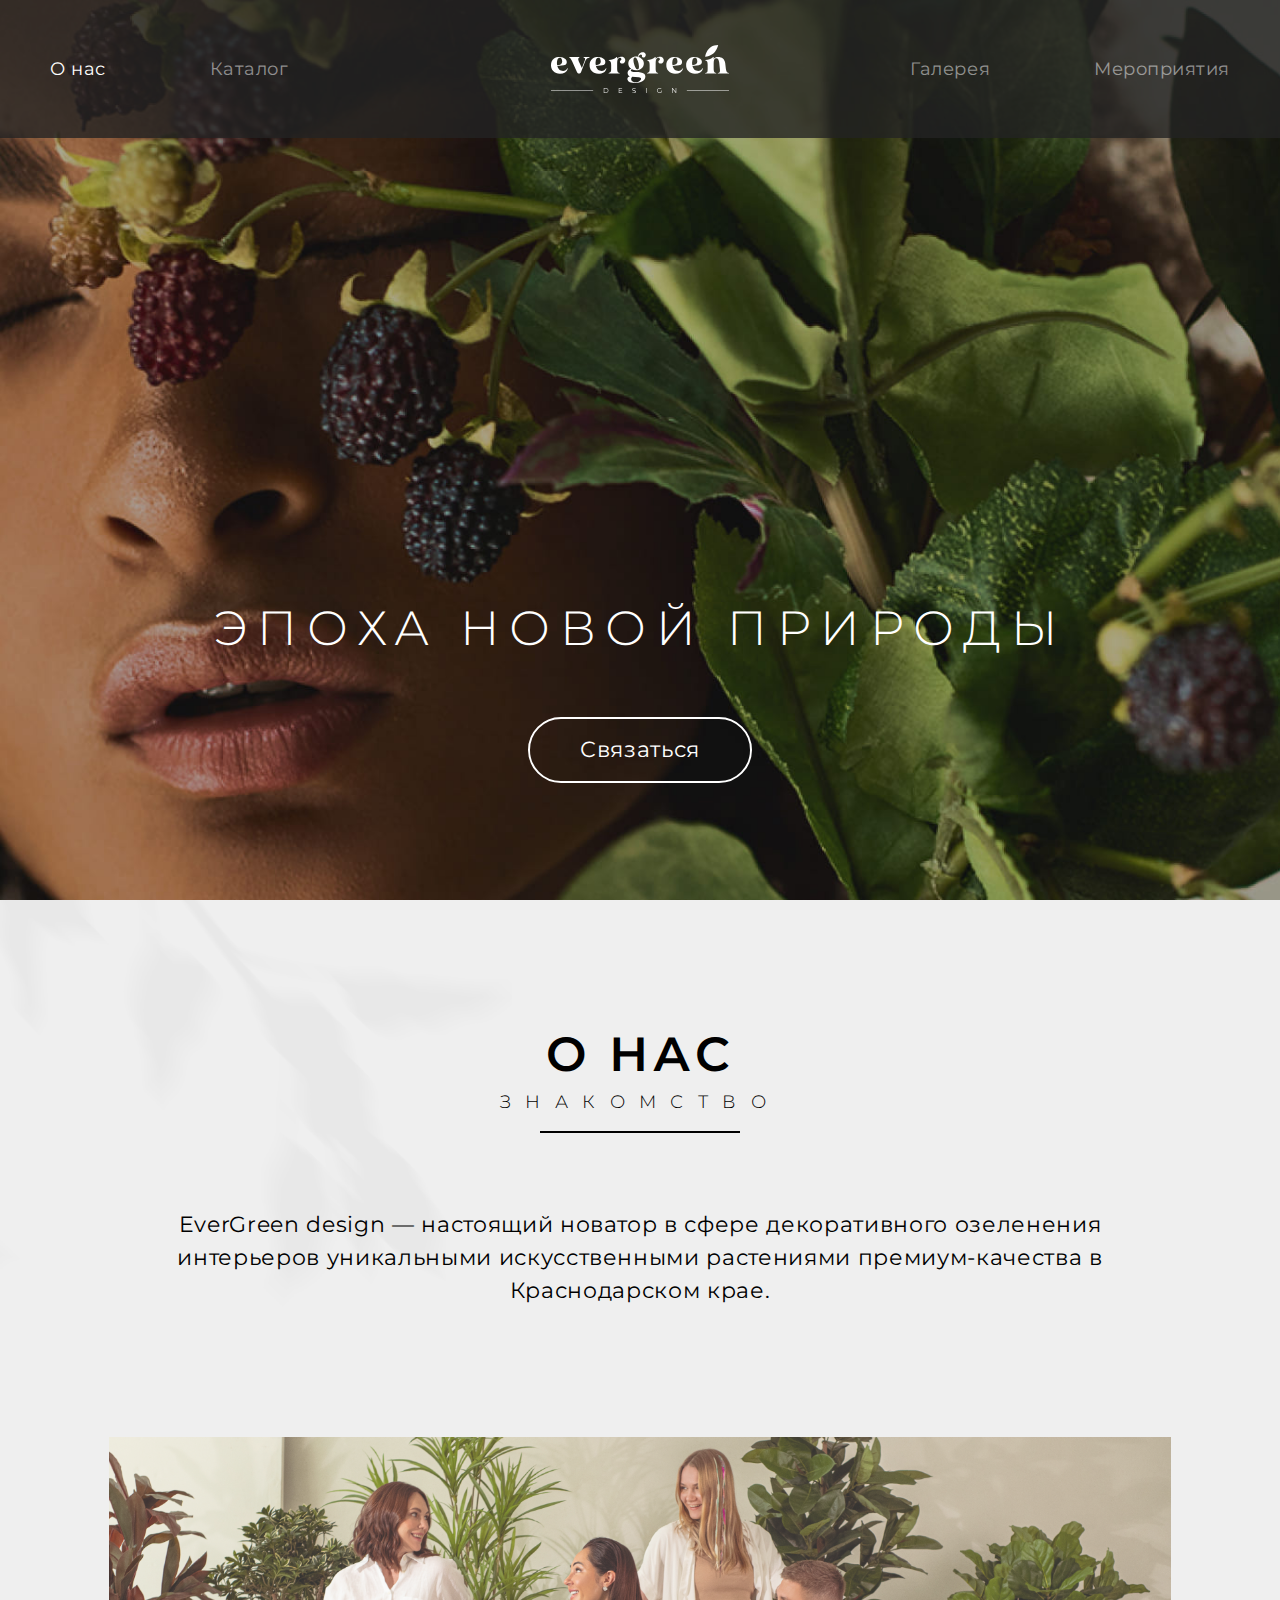
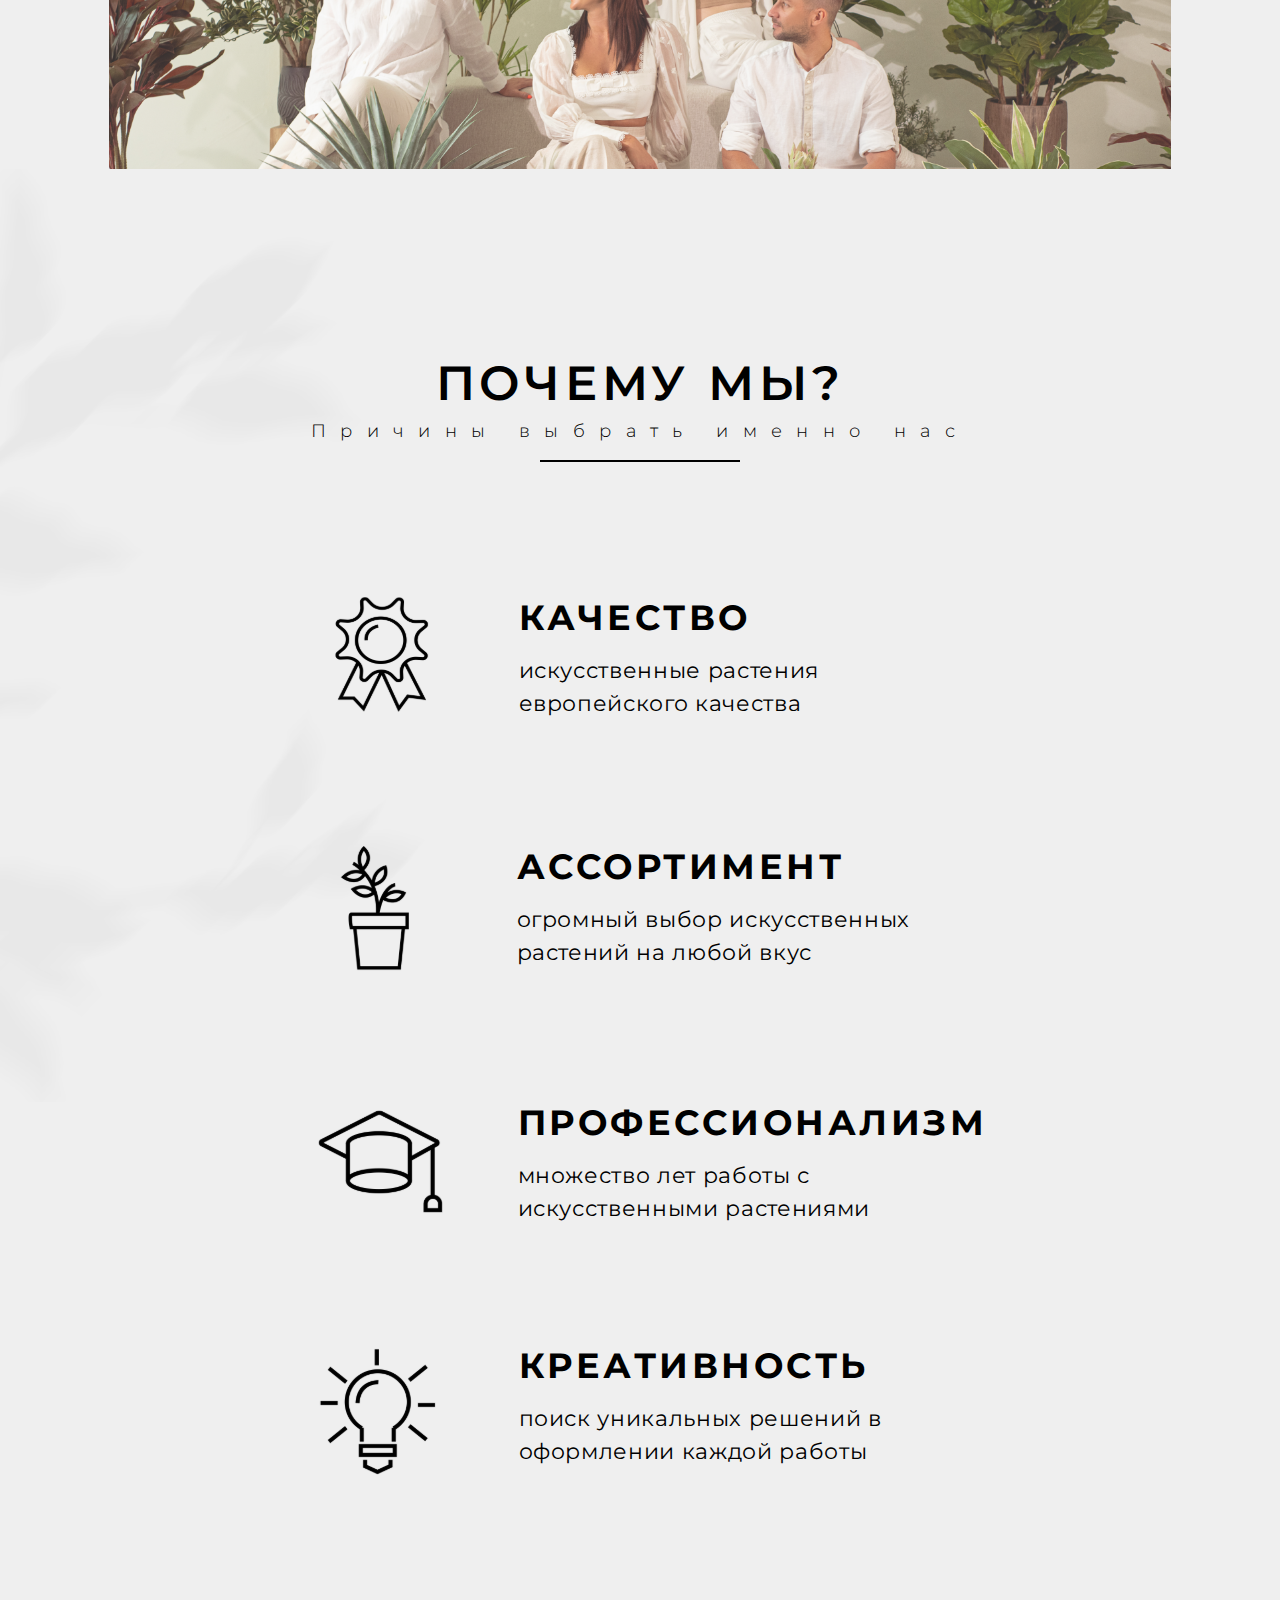
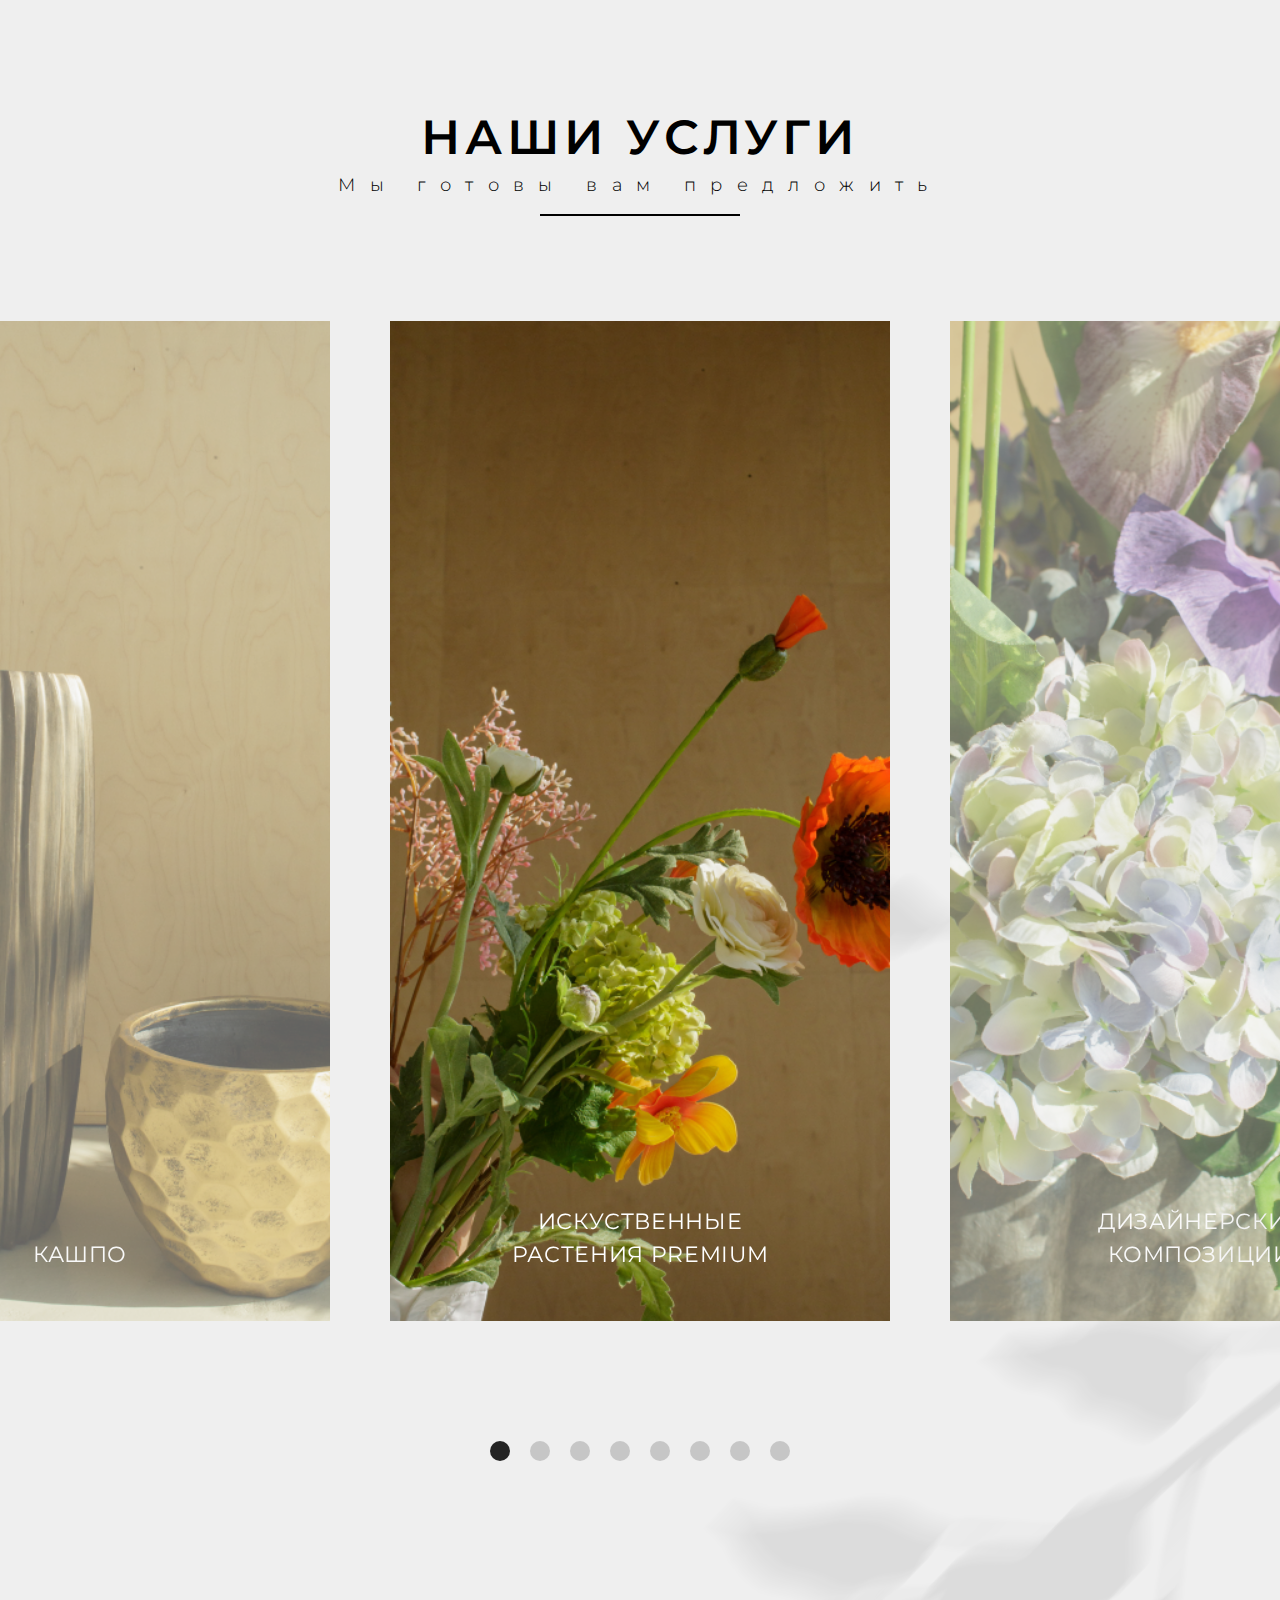
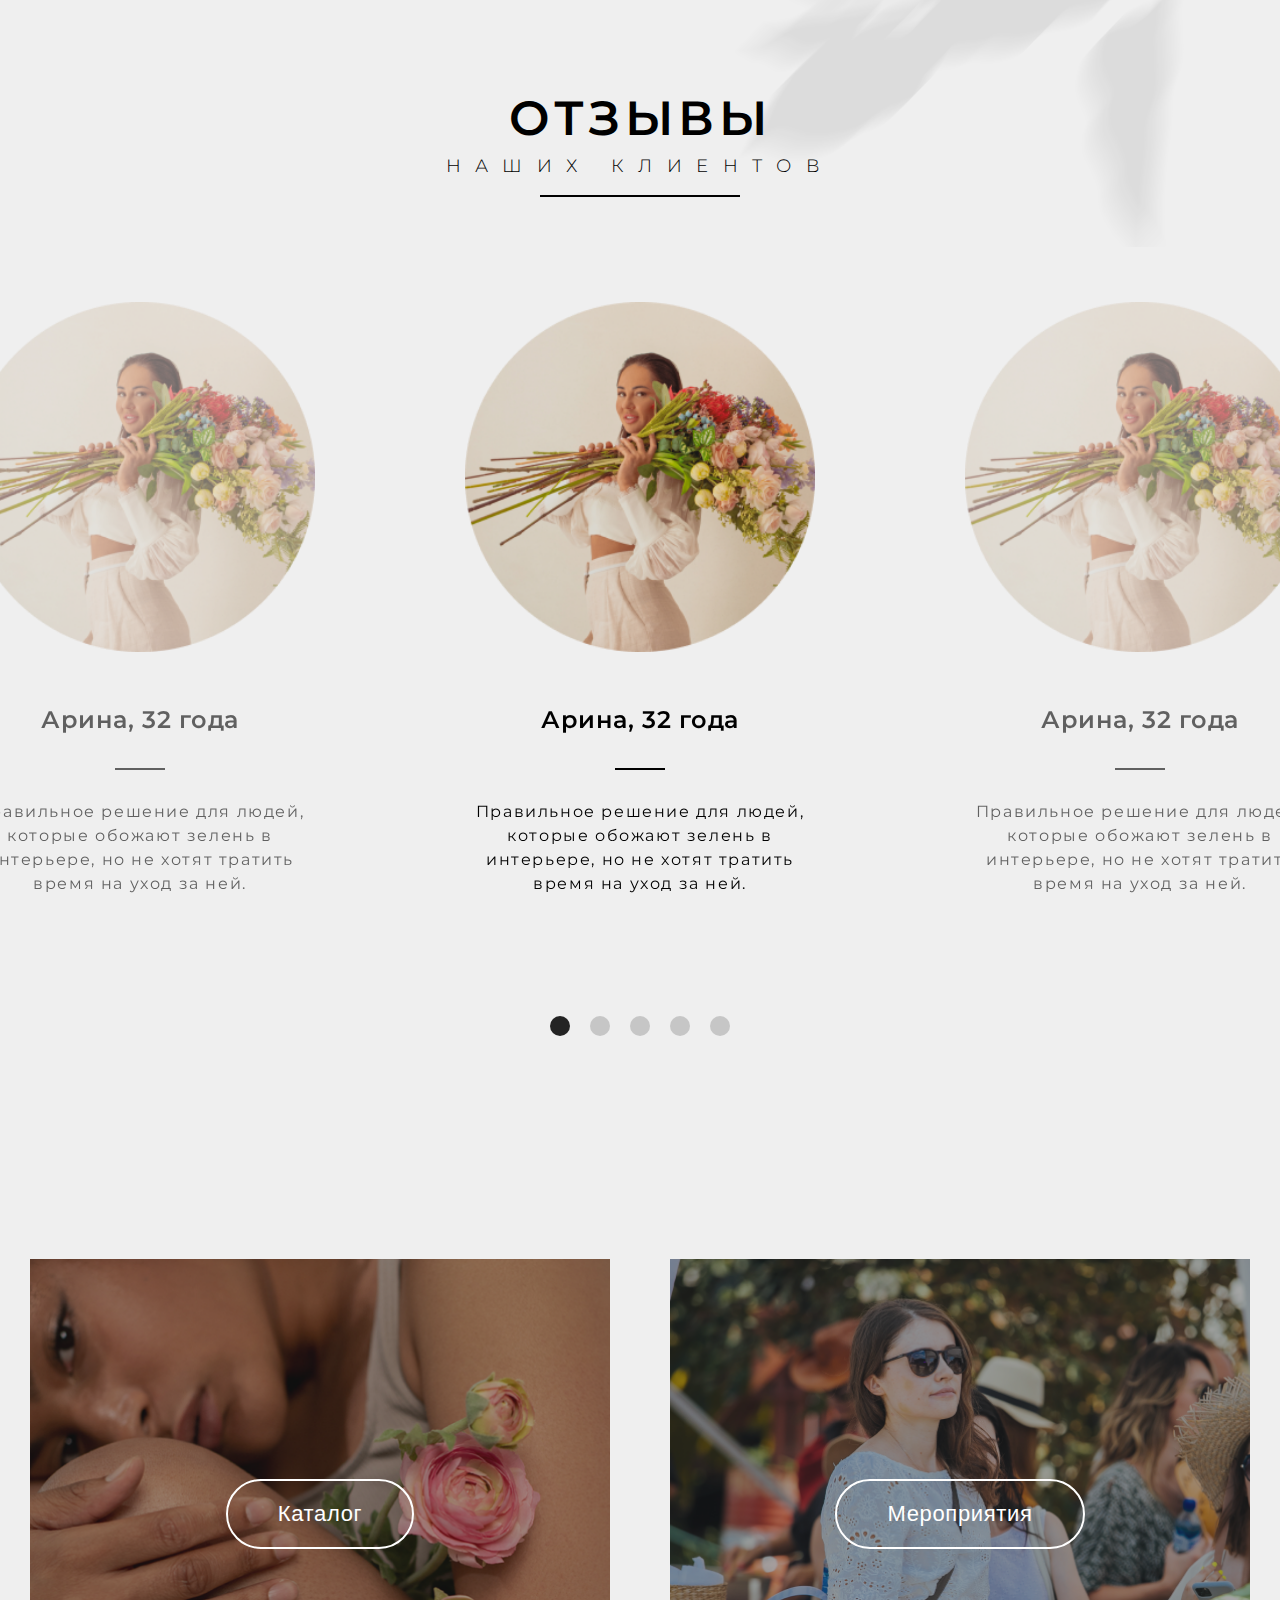
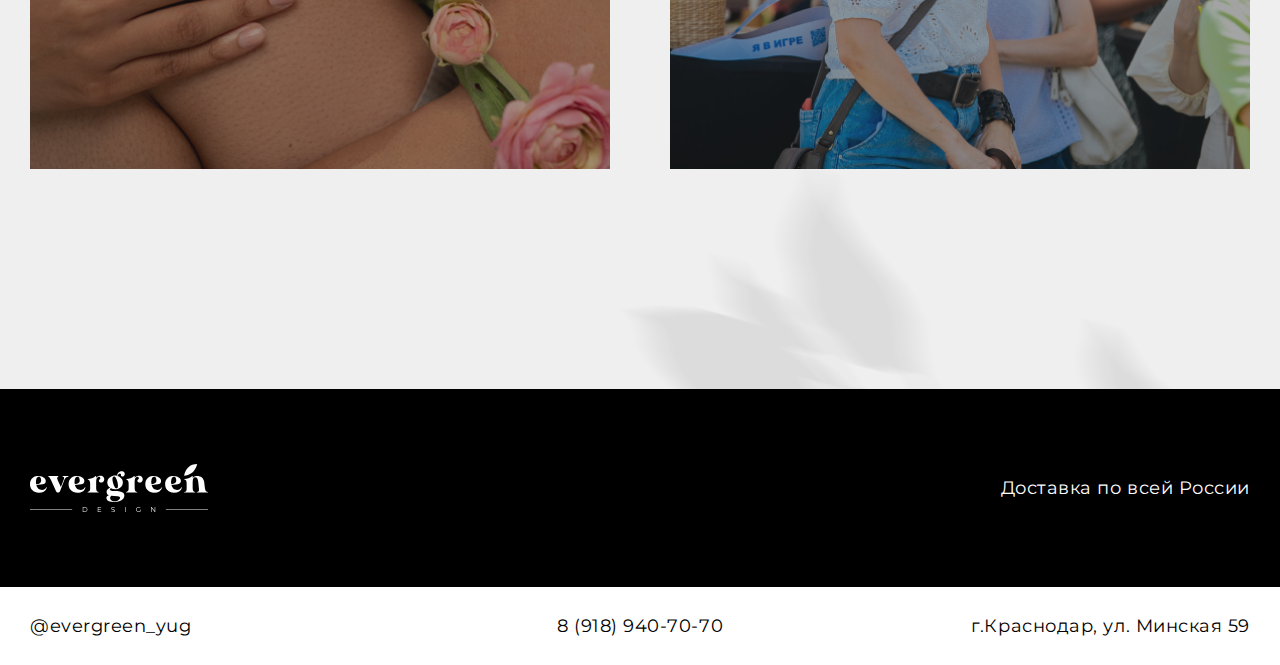
<file: index.html>
<!DOCTYPE html>
<html lang="en">
<head>
    <meta charset="UTF-8">
    <meta http-equiv="X-UA-Compatible" content="IE=edge">
    <meta name="viewport" content="width=device-width, initial-scale=1.0">
    <link rel="shortcut icon" href="./img/icon.svg" type="image/x-icon">
    <link rel="preconnect" href="https://fonts.googleapis.com">
    <link rel="preconnect" href="https://fonts.gstatic.com" crossorigin>
    <link href="https://fonts.googleapis.com/css2?family=Montserrat:wght@300;400;500;600&display=swap" rel="stylesheet">
    <link rel="stylesheet" href="./bundle.css">
    <link rel="stylesheet" href="./libraries/swiper/swiper.css">
    <link rel="stylesheet" href="./index.css">
    <title>Evergreen</title>
</head>


<body>

<section id="main">
    <header>
        <div class="header_container">
            <nav class="nav-left">
                <a href="/" class="header-link link active">О нас</a>
                <a href="./pages/catalog.html" class="header-link link">Каталог</a>
            </nav>
        
            <nav class="nav-right">
                <a href="./pages/gallery.html" class="header-link link">Галерея</a>
                <a href="./pages/events.html" class="header-link link">Мероприятия</a>
            </nav>
        
            <img src="./img/logo.svg" alt="" class="logo">

            <div class="menu-icon">
                <span></span>
                <span></span>
                <span></span>
            </div>

            <div class="menu">
                <nav class="menu-nav">
                    <a href="/" class="header-link link active">О нас</a>
                    <a href="./pages/catalog.html" class="header-link link">Каталог</a>
                    <a href="./pages/gallery.html" class="header-link link">Галерея</a>
                    <a href="./pages/events.html" class="header-link link">Мероприятия</a>
                </nav>
            </div>
        </div>
    </header>

    <div class="main_block">
        <h2 class="main-title h2-300">ЭПОХА НОВОЙ ПРИРОДЫ</h2>
        <a href="https://wa24.site/+79189407070" target="_blank" class="main-button main-400">Связаться</a>
    </div>
</section>

<section id="about">
    <div class="title about_title">
        <h2 class="title h2-600">О НАС</h2>
        <p class="sub-title">ЗНАКОМСТВО</p>
        <hr class="title-hr">
        <p class="title-text main-500">EverGreen design — настоящий новатор в сфере декоративного озеленения интерьеров уникальными искусственными растениями премиум-качества в Краснодарском крае.</p>
    </div>

    <img src="./img/about-img.png" alt="" class="about-img">
    <img src="./img/about-shadow.png" alt="" class="about-shadow">
</section>

<section id="why">
    <div class="title why_title">
        <h2 class="title h2-600">ПОЧЕМУ МЫ?</h2>
        <p class="sub-title">Причины выбрать именно нас</p>
        <hr class="title-hr">
    </div>

    <div class="why_block">
        <div class="reason_block">
            <div class="reason-icon">
                <img src="./img/quality.svg" alt="">
            </div>
            <div class="reason-content">
                <h3 class="reason-title">КАЧЕСТВО</h3>
                <p class="reason-text main-500">искусственные растения европейского качества</p>
            </div>
        </div>

        <div class="reason_block">
            <div class="reason-icon">
                <img src="./img/assortment.svg" alt="">
            </div>
            <div class="reason-content">
                <h3 class="reason-title">АССОРТИМЕНТ</h3>
                <p class="reason-text main-500">огромный выбор искусственных растений на любой вкус</p>
            </div>
        </div>

        <div class="reason_block">
            <div class="reason-icon">
                <img src="./img/professionalism.svg" alt="">
            </div>
            <div class="reason-content">
                <h3 class="reason-title">ПРОФЕССИОНАЛИЗМ</h3>
                <p class="reason-text main-500">множество лет работы с искусственными растениями</p>
            </div>
        </div>

        <div class="reason_block">
            <div class="reason-icon">
                <img src="./img/creativity.svg" alt="">
            </div>
            <div class="reason-content">
                <h3 class="reason-title">КРЕАТИВНОСТЬ</h3>
                <p class="reason-text main-500">поиск уникальных решений в оформлении каждой работы</p>
            </div>
        </div>
    </div>

    <img src="./img/why-shadow.png" alt="" class="why-shadow">
</section>

<section id="services">
    <div class="title services_title">
        <h2 class="title h2-600">НАШИ УСЛУГИ</h2>
        <p class="sub-title">Мы готовы вам предложить</p>
        <hr class="title-hr">
    </div>

    <div class="swiper services-swiper">
        <div class="swiper-wrapper services-swiper-wrapper">
            <div class="swiper-slide services-swiper-slide services-swiper-1">
                <p class="services-swiper-text main-500">ИСКУСТВЕННЫЕ РАСТЕНИЯ PREMIUM</p>
                <div class="cover"></div>
            </div>

            <div class="swiper-slide services-swiper-slide services-swiper-2">
                <p class="services-swiper-text main-500">ДИЗАЙНЕРСКИЕ КОМПОЗИЦИИ</p>
                <div class="cover"></div>
            </div>

            <div class="swiper-slide services-swiper-slide services-swiper-3">
                <p class="services-swiper-text main-500">КАШПО</p>
                <div class="cover"></div>
            </div>

            <div class="swiper-slide services-swiper-slide services-swiper-4">
                <p class="services-swiper-text main-500">ДИЗАЙНЕРСКИЕ КОМПОЗИЦИИ</p>
                <div class="cover"></div>
            </div>

            <div class="swiper-slide services-swiper-slide services-swiper-5">
                <p class="services-swiper-text main-500">ИСКУСТВЕННЫЕ РАСТЕНИЯ PREMIUM</p>
                <div class="cover"></div>
            </div>

            <div class="swiper-slide services-swiper-slide services-swiper-6">
                <p class="services-swiper-text main-500">ФИТОСТЕНЫ</p>
                <div class="cover"></div>
            </div>

            <div class="swiper-slide services-swiper-slide services-swiper-7">
                <p class="services-swiper-text main-500">ДИЗАЙНЕРСКИЕ КОМПОЗИЦИИ</p>
                <div class="cover"></div>
            </div>

            <div class="swiper-slide services-swiper-slide services-swiper-8">
                <p class="services-swiper-text main-500">КАШПО</p>
                <div class="cover"></div>
            </div>
        </div>

        <div class="swiper-pagination services-swiper-pagination"></div>
    </div>

    <img src="./img/services-shadow.png" alt="" class="services-shadow" loading="lazy">
</section>

<section id="reviews">
    <div class="title reviews_title">
        <h2 class="title h2-600">ОТЗЫВЫ</h2>
        <p class="sub-title">НАШИХ КЛИЕНТОВ</p>
        <hr class="title-hr">
    </div>

    <div class="swiper reviews-swiper">
        <div class="swiper-wrapper reviews-swiper-wrapper">
            <div class="swiper-slide reviews-swiper-slide">
                <img src="./img/reviews-1.png" alt="" class="reviews-photo" loading="lazy">
                <p class="reviews-title">Арина, 32 года</p>
                <hr class="hr-reviews">
                <p class="reviews-swiper-text small">Правильное решение для людей, которые обожают зелень в интерьере, но не хотят тратить время на уход за ней.</p>
            </div>

            <div class="swiper-slide reviews-swiper-slide">
                <img src="./img/reviews-1.png" alt="" class="reviews-photo" loading="lazy">
                <p class="reviews-title">Арина, 32 года</p>
                <hr class="hr-reviews">
                <p class="reviews-swiper-text small">Правильное решение для людей, которые обожают зелень в интерьере, но не хотят тратить время на уход за ней.</p>
            </div>

            <div class="swiper-slide reviews-swiper-slide">
                <img src="./img/reviews-1.png" alt="" class="reviews-photo" loading="lazy">
                <p class="reviews-title">Арина, 32 года</p>
                <hr class="hr-reviews">
                <p class="reviews-swiper-text small">Правильное решение для людей, которые обожают зелень в интерьере, но не хотят тратить время на уход за ней.</p>
            </div>

            <div class="swiper-slide reviews-swiper-slide">
                <img src="./img/reviews-1.png" alt="" class="reviews-photo" loading="lazy">
                <p class="reviews-title">Арина, 32 года</p>
                <hr class="hr-reviews">
                <p class="reviews-swiper-text small">Правильное решение для людей, которые обожают зелень в интерьере, но не хотят тратить время на уход за ней.</p>
            </div>

            <div class="swiper-slide reviews-swiper-slide">
                <img src="./img/reviews-1.png" alt="" class="reviews-photo" loading="lazy">
                <p class="reviews-title">Арина, 32 года</p>
                <hr class="hr-reviews">
                <p class="reviews-swiper-text small">Правильное решение для людей, которые обожают зелень в интерьере, но не хотят тратить время на уход за ней.</p>
            </div>
        </div>

        <div class="swiper-pagination reviews-swiper-pagination"></div>
    </div>
</section>

<section id="buttons">
    <div class="wrapper-button">
        <div class="buttons_block catalog">
            <form action="./pages/catalog.html">
                <button class="main-button button-page main-400">Каталог</button>
            </form>
        </div>
    </div>

    <div class="wrapper-button">
        <div class="buttons_block events">
            <form action="./pages/events.html">
                <button class="main-button button-page main-400">Мероприятия</button>
            </form>
        </div>
    </div>

    <img src="./img/buttons-shadow.png" alt="" class="buttons-shadow">
</section>

<footer>
    <div class="footer_top_wrapper">
        <div class="footer_top">
            <img src="./img/logo.svg" alt="" class="footer-logo">
    
            <hr class="hr-footer">
    
            <nav class="footer-links">
                <a href="/" class="footer-link link active">О нас</a>
                <a href="./pages/catalog.html" class="footer-link link">Каталог</a>
                <a href="./pages/gallery.html" class="footer-link link">Галерея</a>
                <a href="./pages/events.html" class="footer-link link">Мероприятия</a>
            </nav>
    
            <hr class="hr-footer">
    
            <div class="footer-text link">Доставка по всей России</div>
        </div>
    </div>

    <div class="footer_bottom_wrapper">
        <div class="footer_bottom">
            <p class="link">@evergreen_yug</p>
            <p class="link">г.Краснодар, ул. Минская 59</p>
        </div>

        <p class="link footer-number">8 (918) 940-70-70</p>
    </div>
</footer>

</body>


<script src="./libraries/gsap/gsap.js"></script>
<script src="./libraries/swiper/swiper.js"></script>
<script src="./pages/animations.js"></script>
<script src="./pages/menu.js"></script>
<script src="./index.js"></script>


</html>
</file>
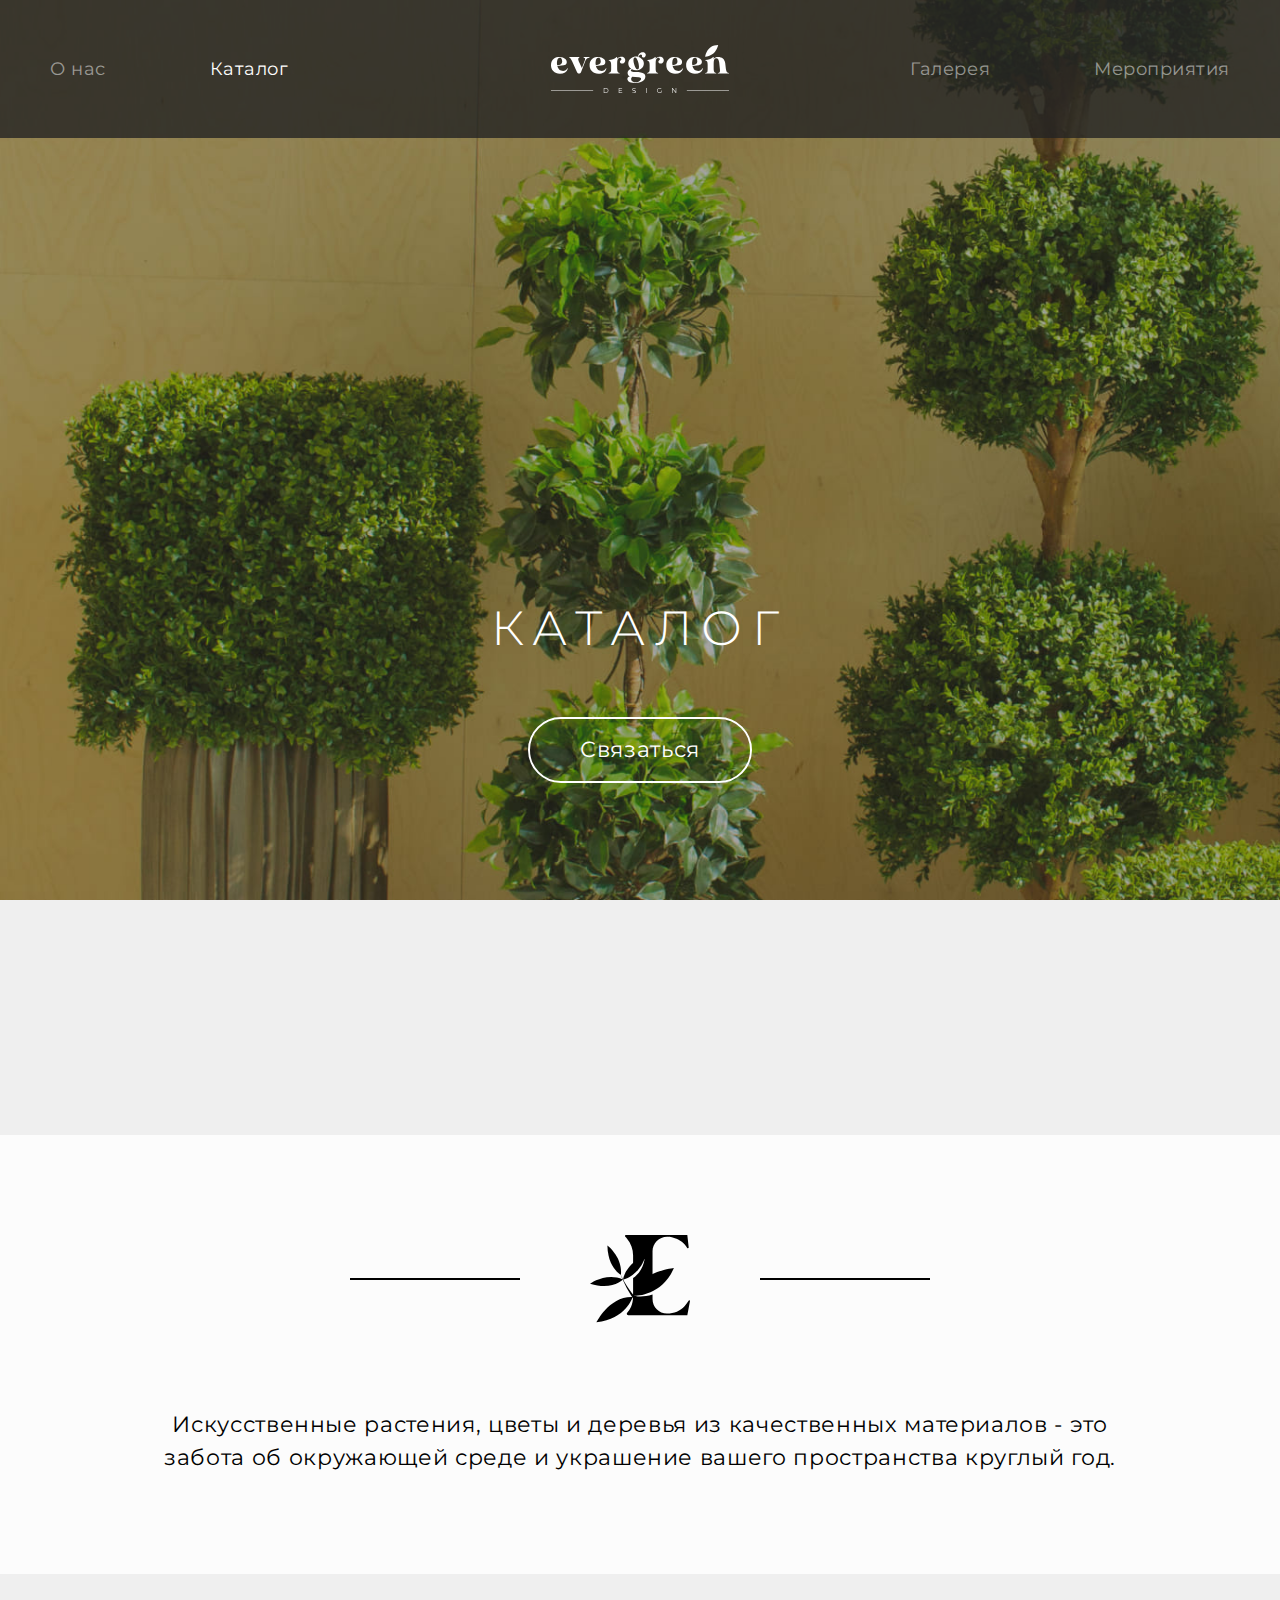
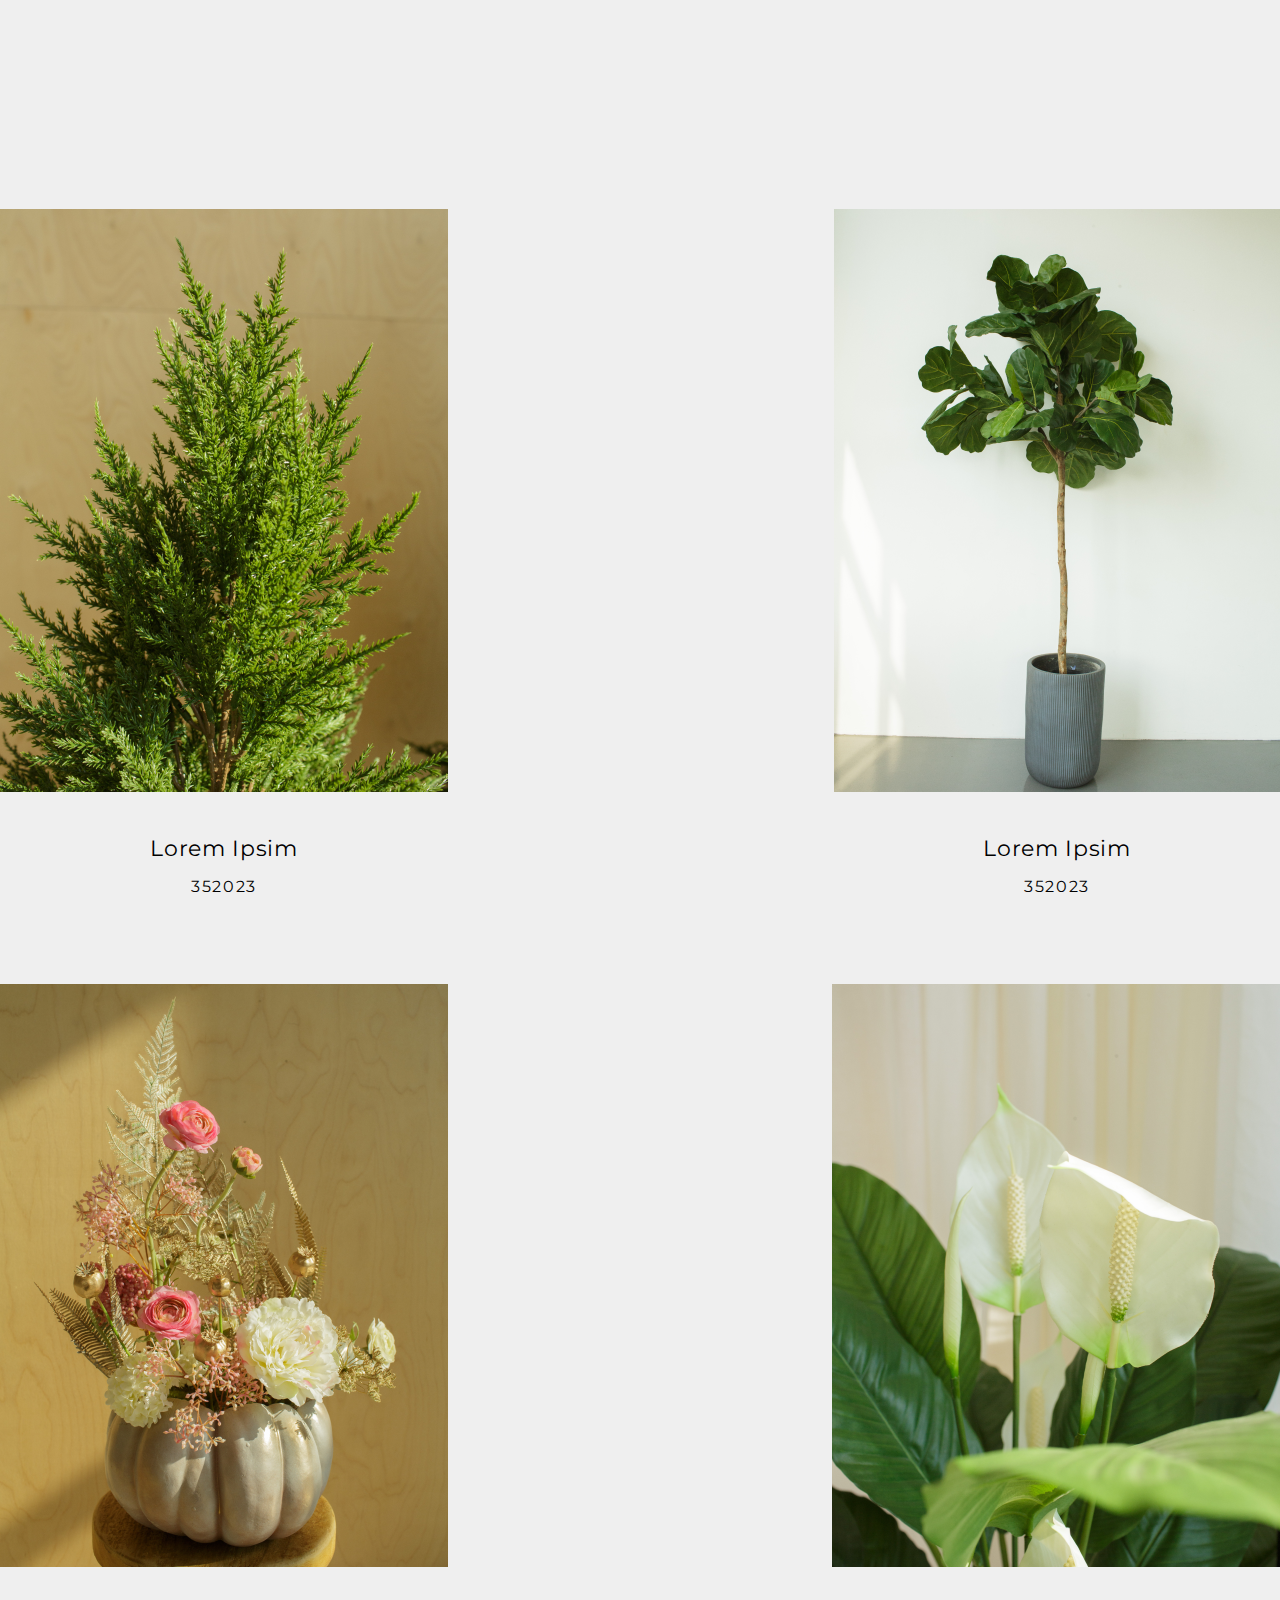
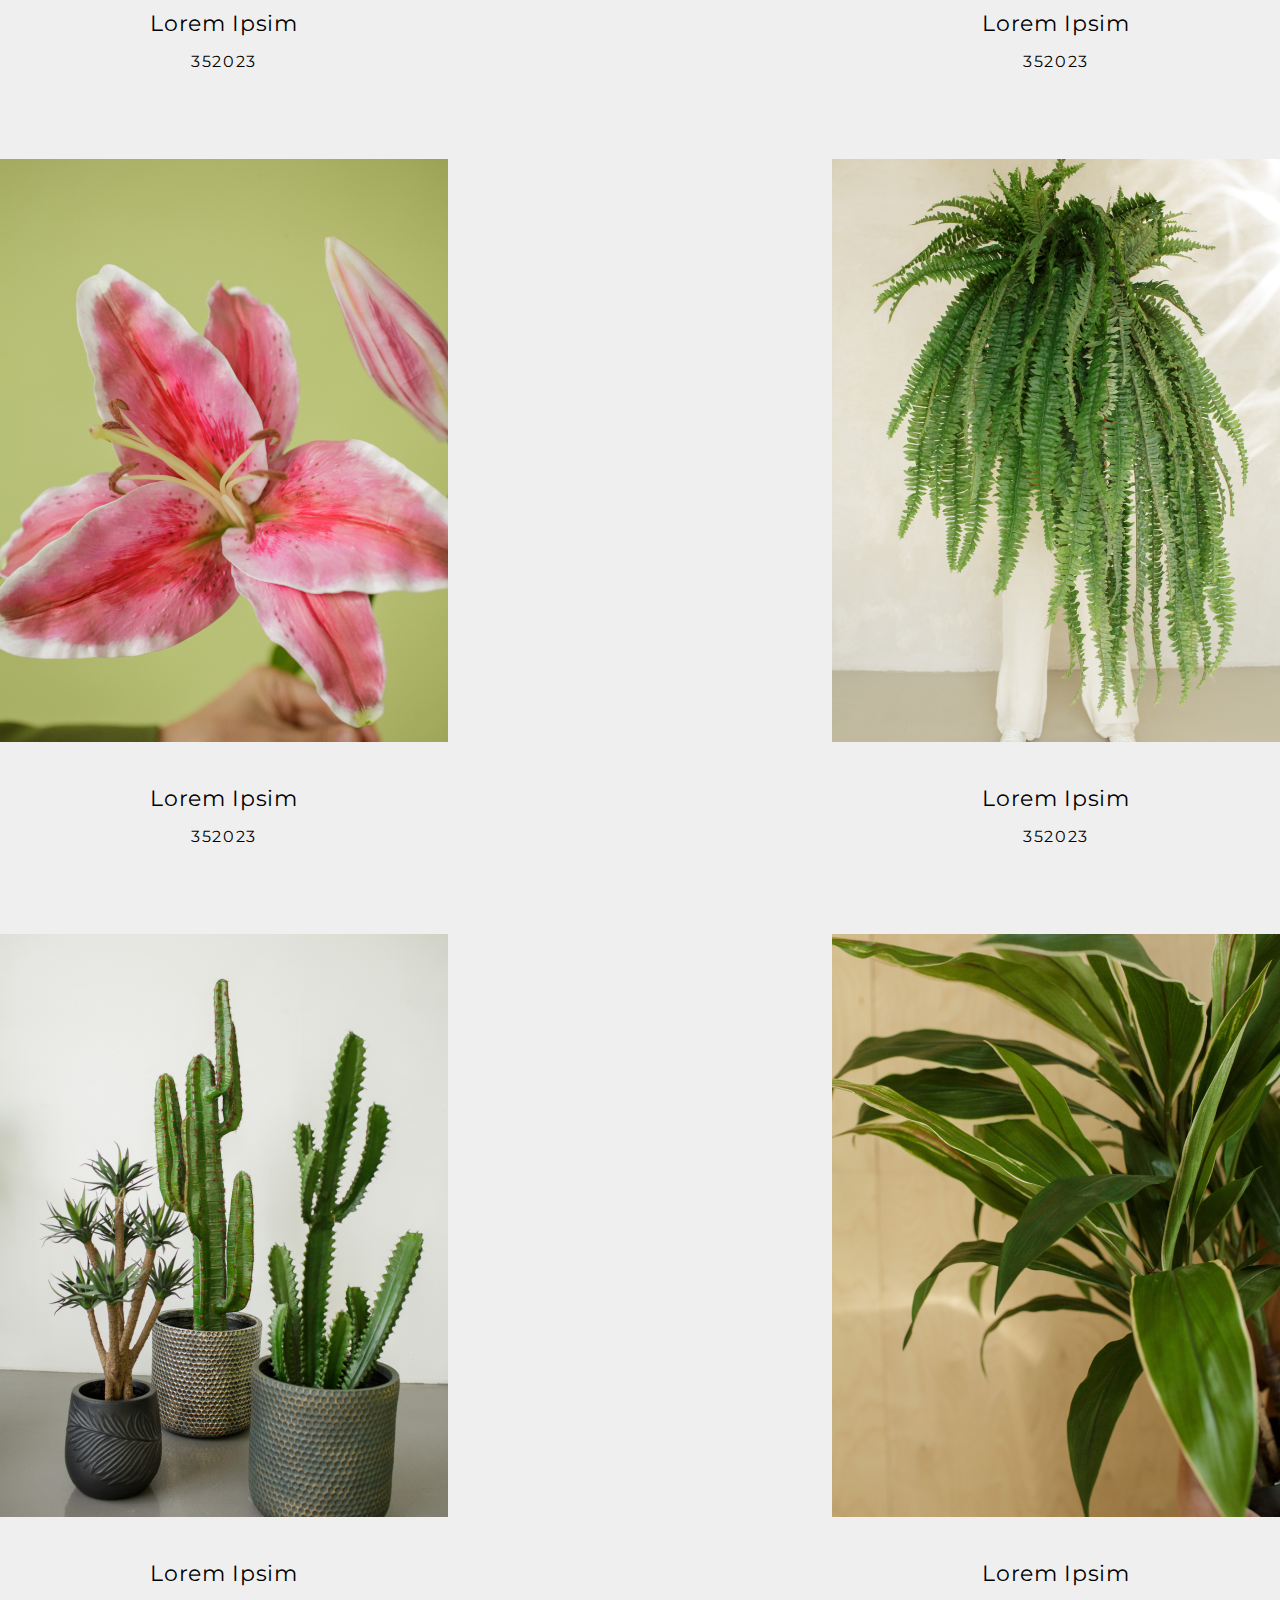
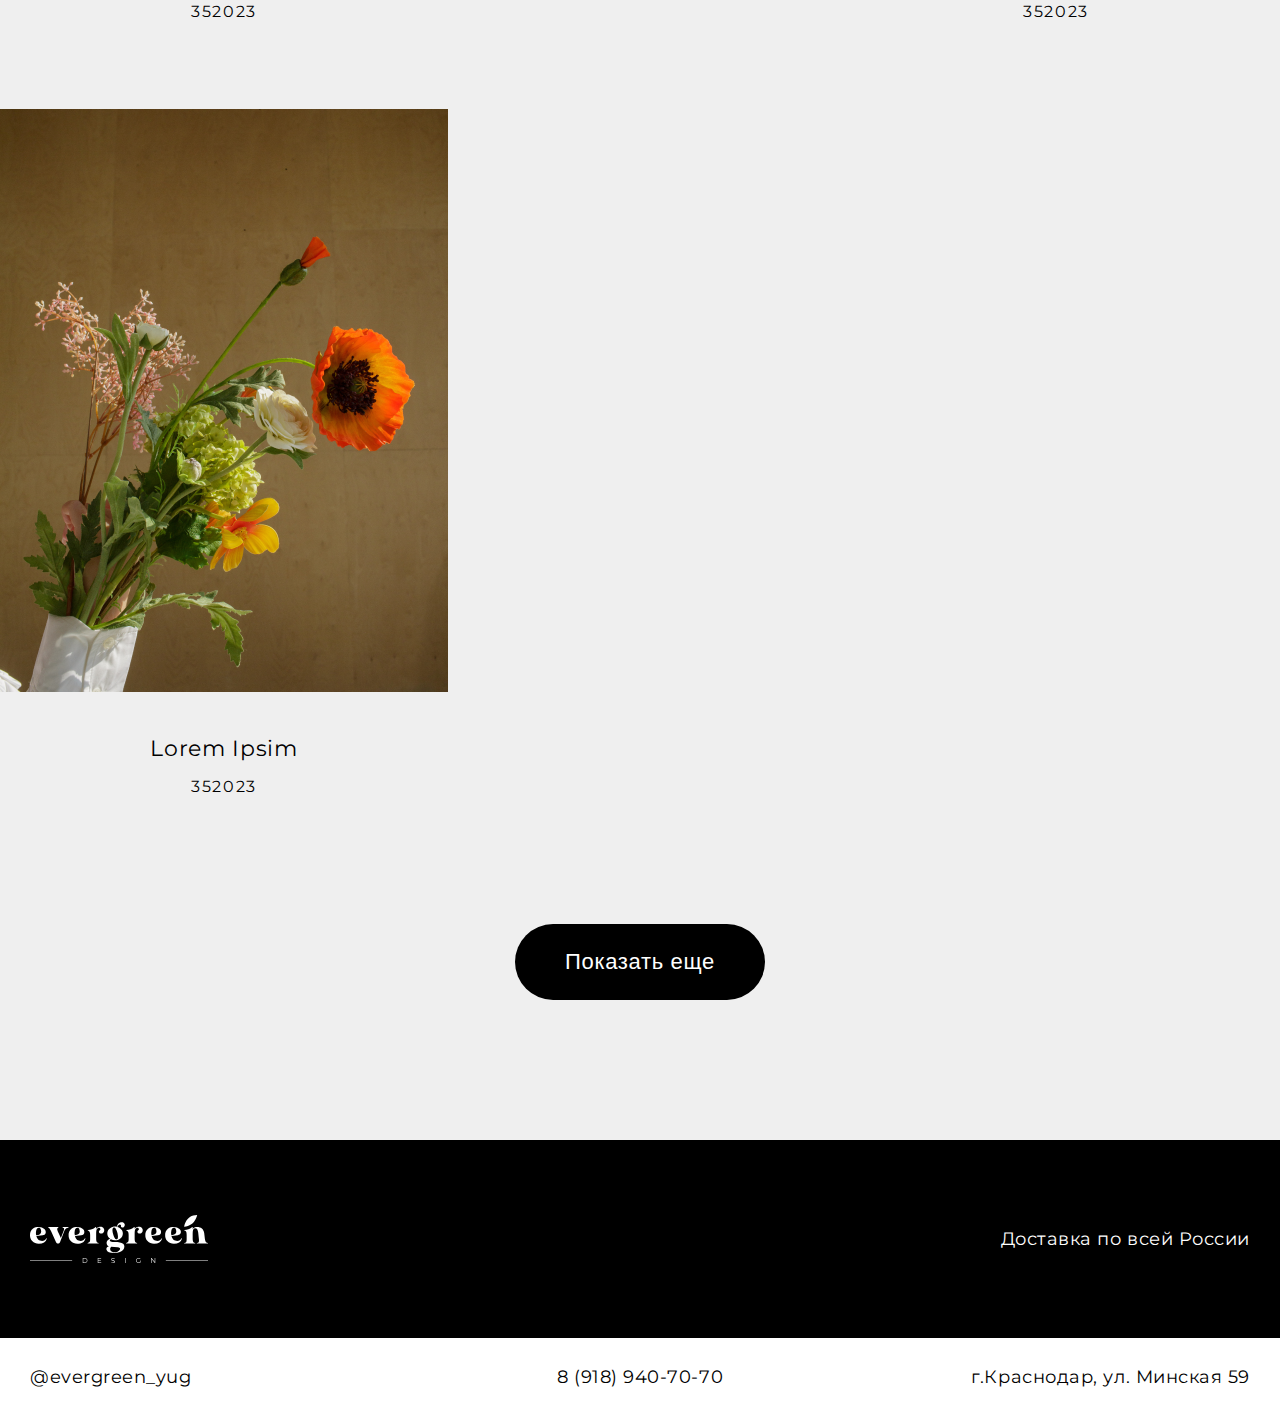
<file: pages/catalog.html>
<!DOCTYPE html>
<html lang="en">
<head>
    <meta charset="UTF-8">
    <meta http-equiv="X-UA-Compatible" content="IE=edge">
    <meta name="viewport" content="width=device-width, initial-scale=1.0">
    <link rel="shortcut icon" href="../img/icon.svg" type="image/x-icon">
    <link rel="preconnect" href="https://fonts.googleapis.com">
    <link rel="preconnect" href="https://fonts.gstatic.com" crossorigin>
    <link href="https://fonts.googleapis.com/css2?family=Montserrat:wght@300;400;500;600&display=swap" rel="stylesheet">
    <link rel="stylesheet" href="../bundle.css">
    <link rel="stylesheet" href="../pages/catalog.css">
    <title>Evergreen</title>
</head>


<body>

<section id="catalog">
    <header>
        <div class="header_container">
            <nav class="nav-left">
                <a href="../index.html" class="header-link link">О нас</a>
                <a href="./catalog.html" class="header-link link active">Каталог</a>
            </nav>
        
            <nav class="nav-right">
                <a href="./gallery.html" class="header-link link">Галерея</a>
                <a href="./events.html" class="header-link link">Мероприятия</a>
            </nav>
        
            <img src="../img/logo.svg" alt="" class="logo" loading="lazy">

            <div class="menu-icon">
                <span></span>
                <span></span>
                <span></span>
            </div>

            <div class="menu">
                <nav class="menu-nav">
                    <a href="../index.html" class="header-link link">О нас</a>
                    <a href="./catalog.html" class="header-link link active">Каталог</a>
                    <a href="./gallery.html" class="header-link link">Галерея</a>
                    <a href="./events.html" class="header-link link">Мероприятия</a>
                </nav>
            </div>
        </div>
    </header>

    <div class="main_block">
        <h2 class="main-title h2-300">КАТАЛОГ</h2>
        <a href="https://wa24.site/+79189407070" target="_blank" class="main-button main-400">Связаться</a>
    </div>
</section>

<section id="title">
    <div class="title-wrapper">
        <div class="title-icon">
            <hr class="hr-title">
            <img src="../img/icon.svg" alt="" loading="lazy">
            <hr class="hr-title">
        </div>
    
        <div class="title-text">
            <p class="main-500">Искусственные растения, цветы и деревья из качественных материалов - это забота об окружающей среде и украшение вашего пространства круглый год.</p>
        </div>
    </div>
</section>

<section id="cards">
    <div class="cards-wrapper">
        <div class="card">
            <img src="../img/card-1.png" alt="" loading="lazy">
            <p class="card-title main-500">Lorem Ipsim</p>
            <p class="small">352023</p>
        </div>
        <div class="card">
            <img src="../img/card-2.png" alt="" loading="lazy">
            <p class="card-title main-500">Lorem Ipsim</p>
            <p class="small">352023</p>
        </div>
        <div class="card">
            <img src="../img/card-3.png" alt="" loading="lazy">
            <p class="card-title main-500">Lorem Ipsim</p>
            <p class="small">352023</p>
        </div>
        <div class="card">
            <img src="../img/card-4.png" alt="" loading="lazy">
            <p class="card-title main-500">Lorem Ipsim</p>
            <p class="small">352023</p>
        </div>
        <div class="card">
            <img src="../img/card-5.png" alt="" loading="lazy">
            <p class="card-title main-500">Lorem Ipsim</p>
            <p class="small">352023</p>
        </div>
        <div class="card">
            <img src="../img/card-6.png" alt="" loading="lazy">
            <p class="card-title main-500">Lorem Ipsim</p>
            <p class="small">352023</p>
        </div>
        <div class="card">
            <img src="../img/card-7.png" alt="" loading="lazy">
            <p class="card-title main-500">Lorem Ipsim</p>
            <p class="small">352023</p>
        </div>
        <div class="card">
            <img src="../img/card-8.png" alt="" loading="lazy">
            <p class="card-title main-500">Lorem Ipsim</p>
            <p class="small">352023</p>
        </div>
        <div class="card">
            <img src="../img/card-9.png" alt="" loading="lazy">
            <p class="card-title main-500">Lorem Ipsim</p>
            <p class="small">352023</p>
        </div>
    </div>

    <div class="cards-wrapper-more">
        <div class="card">
            <img src="../img/card-10.png" alt="" loading="lazy">
            <p class="card-title main-500">Lorem Ipsim</p>
            <p class="small">352023</p>
        </div>
        <div class="card">
            <img src="../img/card-11.png" alt="" loading="lazy">
            <p class="card-title main-500">Lorem Ipsim</p>
            <p class="small">352023</p>
        </div>
        <div class="card">
            <img src="../img/card-12.png" alt="" loading="lazy">
            <p class="card-title main-500">Lorem Ipsim</p>
            <p class="small">352023</p>
        </div>
        <div class="card">
            <img src="../img/card-13.png" alt="" loading="lazy">
            <p class="card-title main-500">Lorem Ipsim</p>
            <p class="small">352023</p>
        </div>
        <div class="card">
            <img src="../img/card-14.png" alt="" loading="lazy">
            <p class="card-title main-500">Lorem Ipsim</p>
            <p class="small">352023</p>
        </div>
        <div class="card">
            <img src="../img/card-15.png" alt="" loading="lazy">
            <p class="card-title main-500">Lorem Ipsim</p>
            <p class="small">352023</p>
        </div>
        <div class="card">
            <img src="../img/card-16.png" alt="" loading="lazy">
            <p class="card-title main-500">Lorem Ipsim</p>
            <p class="small">352023</p>
        </div>
        <div class="card">
            <img src="../img/card-17.png" alt="" loading="lazy">
            <p class="card-title main-500">Lorem Ipsim</p>
            <p class="small">352023</p>
        </div>
        <div class="card">
            <img src="../img/card-18.png" alt="" loading="lazy">
            <p class="card-title main-500">Lorem Ipsim</p>
            <p class="small">352023</p>
        </div>
    </div>

    <button class="show-more main-400">Показать еще</button>
</section>

<footer>
    <div class="footer_top_wrapper">
        <div class="footer_top">
            <img src="../img/logo.svg" alt="" class="footer-logo">
    
            <hr class="hr-footer">
    
            <nav class="footer-links">
                <a href="../index.html" class="footer-link link">О нас</a>
                <a href="./catalog.html" class="footer-link link active">Каталог</a>
                <a href="./gallery.html" class="footer-link link">Галерея</a>
                <a href="./events.html" class="footer-link link">Мероприятия</a>
            </nav>
    
            <hr class="hr-footer">
    
            <div class="footer-text link">Доставка по всей России</div>
        </div>
    </div>

    <div class="footer_bottom_wrapper">
        <div class="footer_bottom">
            <p class="link">@evergreen_yug</p>
            <p class="link">г.Краснодар, ул. Минская 59</p>
        </div>

        <p class="link footer-number">8 (918) 940-70-70</p>
    </div>
</footer>

</body>


<script src="../libraries/gsap/gsap.js"></script>
<script src="../pages/animations.js"></script>
<script src="../pages/menu.js"></script>
<script src="../pages/catalog.js"></script>


</html>
</file>
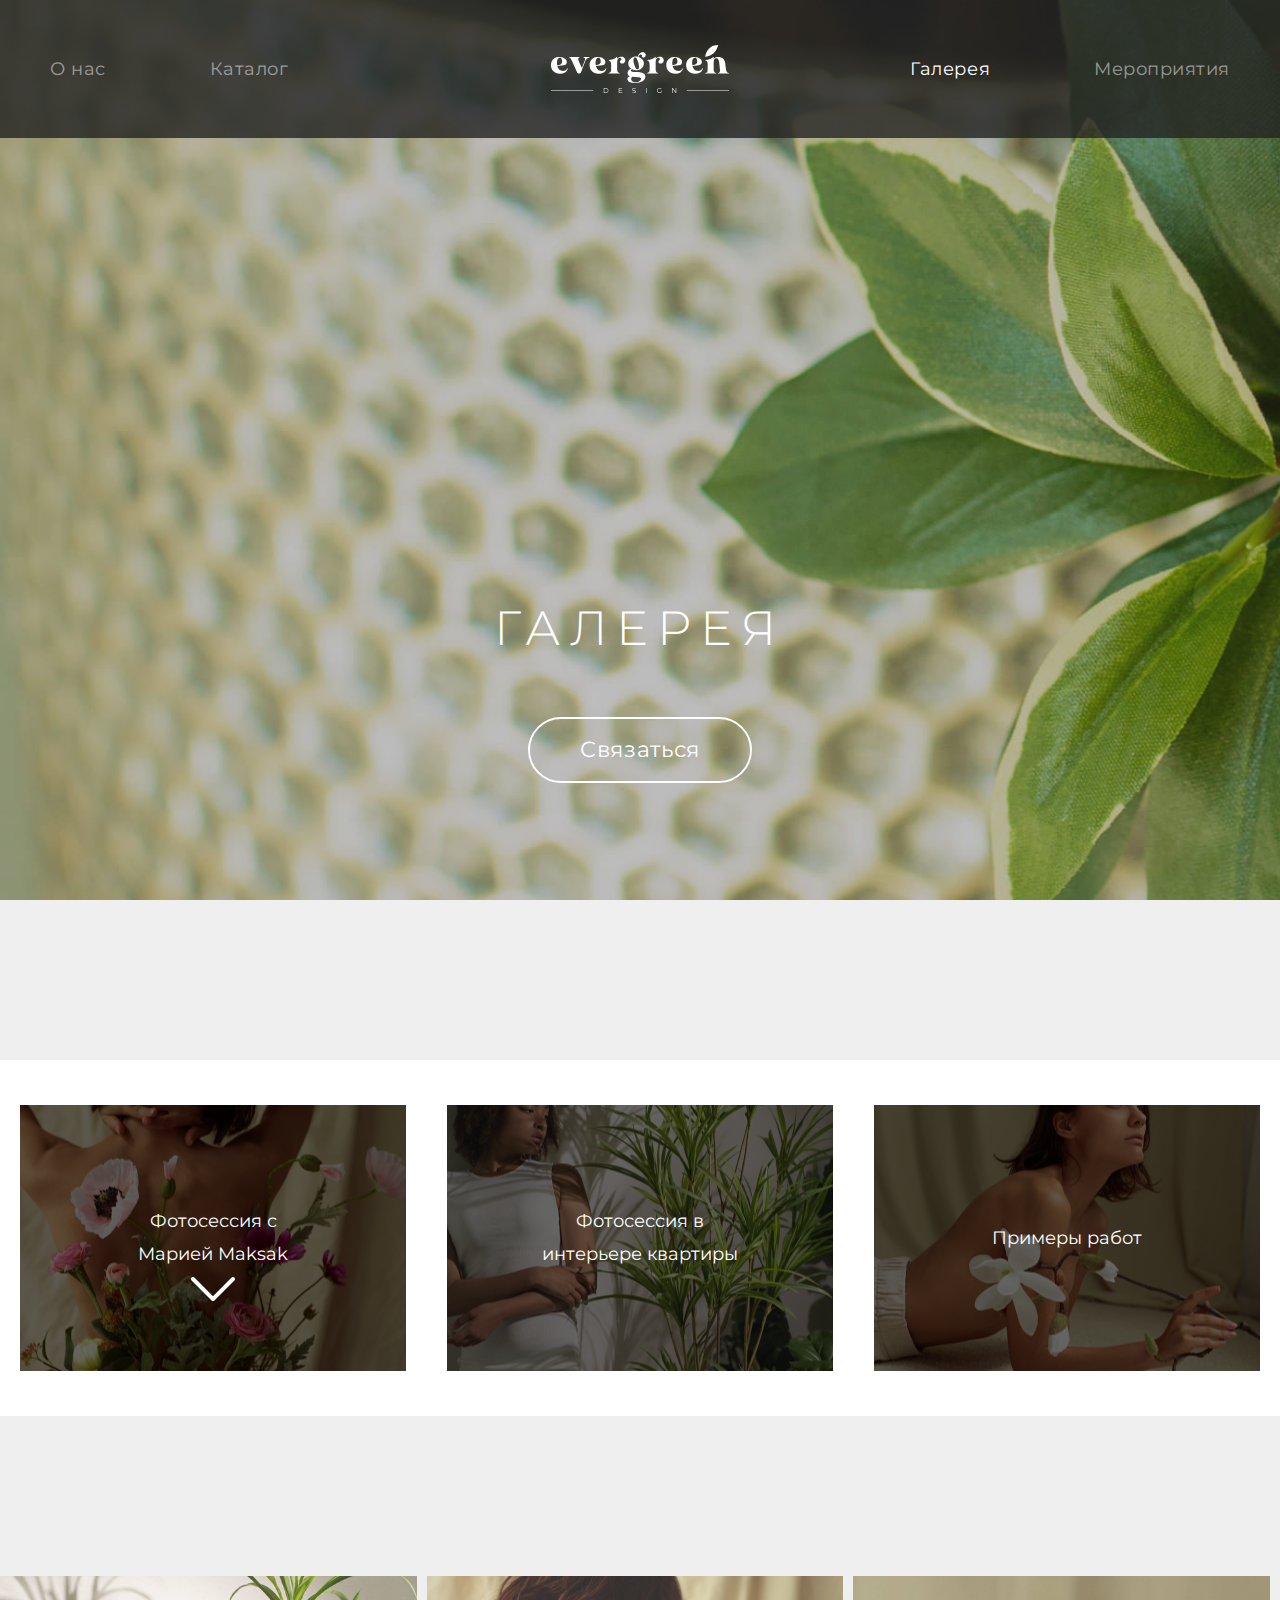
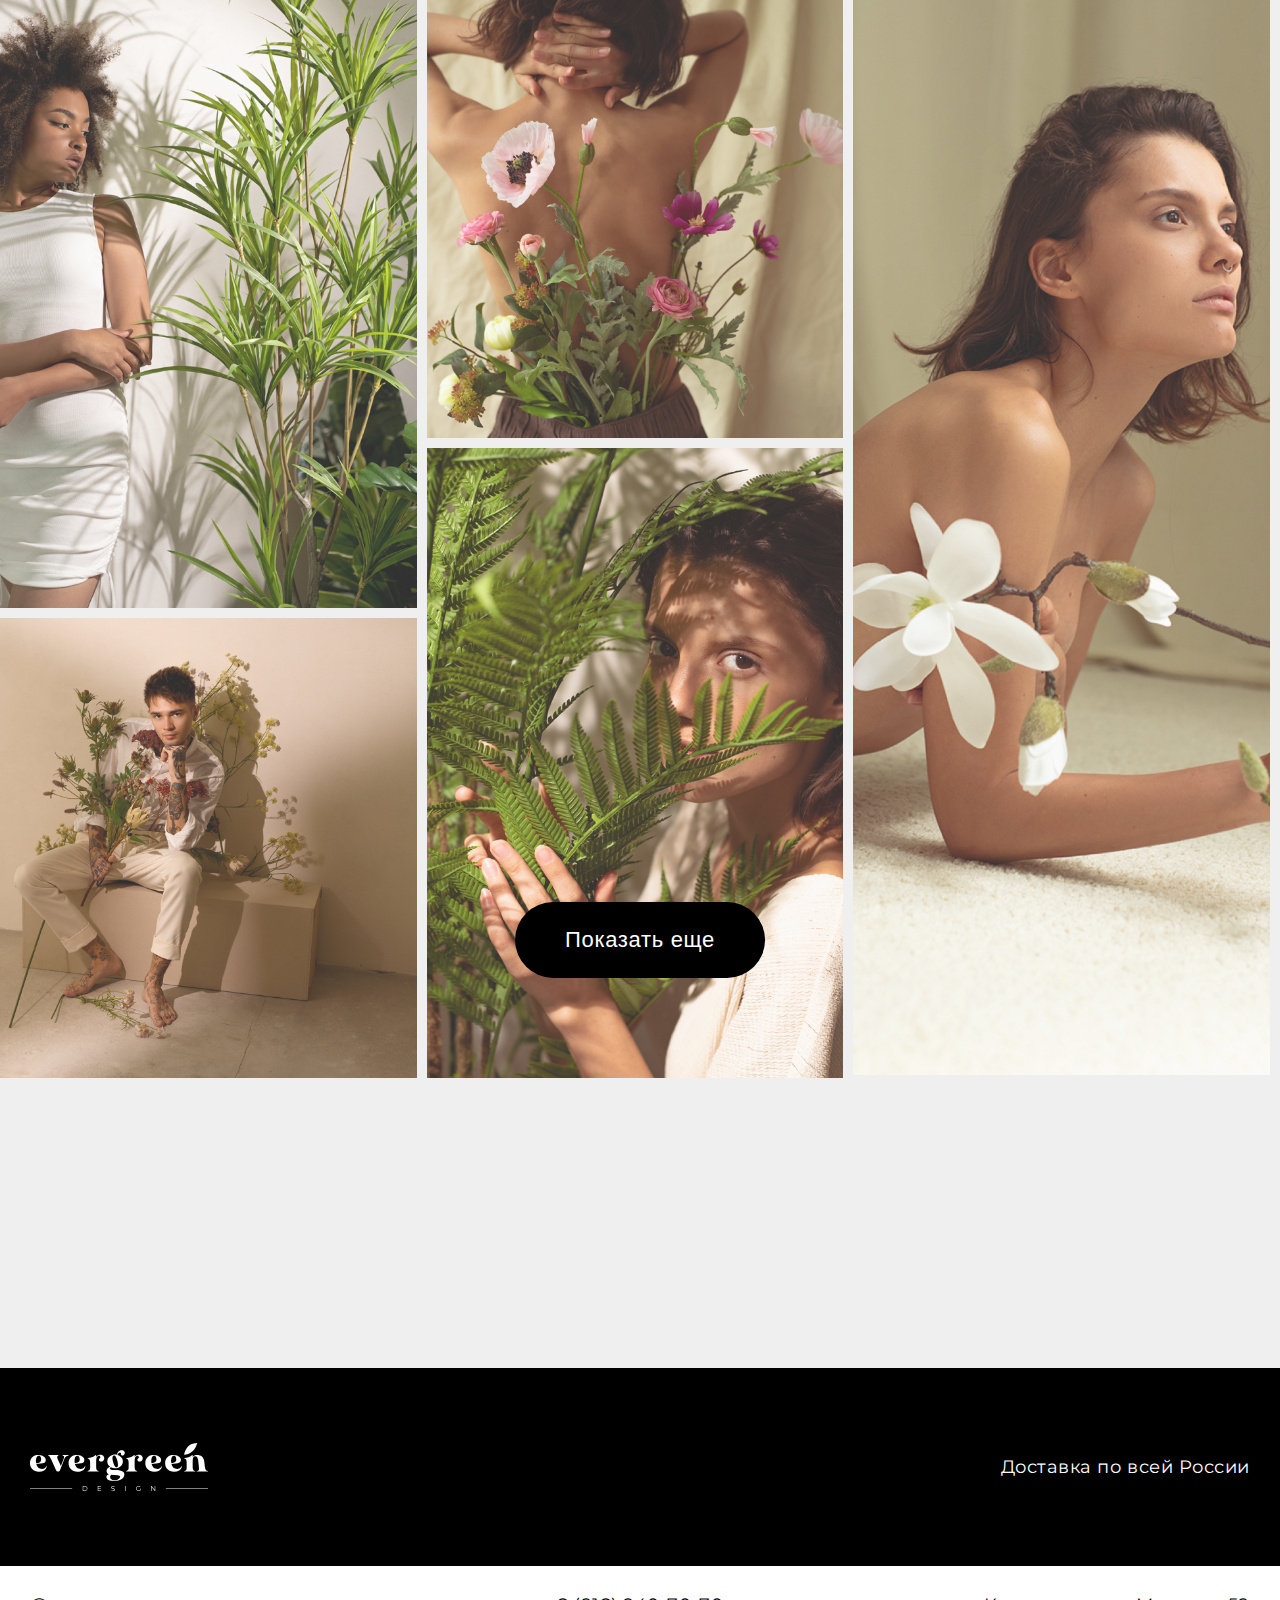
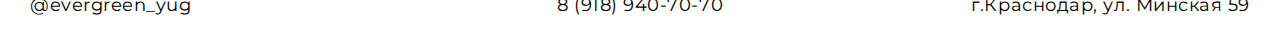
<file: pages/gallery.html>
<!DOCTYPE html>
<html lang="en">
<head>
    <meta charset="UTF-8">
    <meta http-equiv="X-UA-Compatible" content="IE=edge">
    <meta name="viewport" content="width=device-width, initial-scale=1.0">
    <link rel="shortcut icon" href="../img/icon.svg" type="image/x-icon">
    <link rel="preconnect" href="https://fonts.googleapis.com">
    <link rel="preconnect" href="https://fonts.gstatic.com" crossorigin>
    <link href="https://fonts.googleapis.com/css2?family=Montserrat:wght@300;400;500;600&display=swap" rel="stylesheet">
    <link rel="stylesheet" href="../bundle.css">
    <link rel="stylesheet" href="../pages/gallery.css">
    <title>Evergreen</title>
</head>


<body>

<section id="gallery">
    <header>
        <div class="header_container">
            <nav class="nav-left">
                <a href="../index.html" class="header-link link">О нас</a>
                <a href="./catalog.html" class="header-link link">Каталог</a>
            </nav>
        
            <nav class="nav-right">
                <a href="./gallery.html" class="header-link link active">Галерея</a>
                <a href="./events.html" class="header-link link">Мероприятия</a>
            </nav>
        
            <img src="../img/logo.svg" alt="" class="logo">

            <div class="menu-icon">
                <span></span>
                <span></span>
                <span></span>
            </div>

            <div class="menu">
                <nav class="menu-nav">
                    <a href="../index.html" class="header-link link">О нас</a>
                    <a href="./catalog.html" class="header-link link">Каталог</a>
                    <a href="./gallery.html" class="header-link link active">Галерея</a>
                    <a href="./events.html" class="header-link link">Мероприятия</a>
                </nav>
            </div>
        </div>
    </header>

    <div class="main_block">
        <h2 class="main-title h2-300">ГАЛЕРЕЯ</h2>
        <a href="https://wa24.site/+79189407070" target="_blank" class="main-button main-400">Связаться</a>
    </div>
</section>

<section id="buttons">
    <div class="wrapper-button">
        <a class="btn button-1" onclick="filterElements('photoshoot-1', this)">
            <p class="btn-text main-500">Фотосессия с </br> Марией Maksak</p>
            <img src="../img/arrow.svg" alt="" class="btn-arrow active">
        </a>
    </div>

    <div class="wrapper-button">
        <a class="btn button-2" onclick="filterElements('photoshoot-2', this)">
            <p class="btn-text main-500">Фотосессия в </br> интерьере квартиры</p>
            <img src="../img/arrow.svg" alt="" class="btn-arrow">
        </a>
    </div>

    <div class="wrapper-button">
        <a class="btn button-3" onclick="filterElements('photoshoot-3', this)">
            <p class="btn-text main-500">Примеры работ</p>
            <img src="../img/arrow.svg" alt="" class="btn-arrow">
        </a>
    </div>
</section>

<section id="photoshoots">
    <div class="photoshoot active" id="photoshoot-1">
        <div class="clmn">
            <img src="../img/photo-1-1.png" alt="" class="photo" loading="lazy">
            <img src="../img/photo-1-2.png" alt="" class="photo photo-offset" loading="lazy">
        </div>

        <div class="clmn">
            <img src="../img/photo-1-3.png" alt="" class="photo" loading="lazy">
            <img src="../img/photo-1-4.png" alt="" class="photo photo-offset" loading="lazy">
        </div>

        <div class="clmn">
            <img src="../img/photo-1-5.png" alt="" class="photo" loading="lazy">
        </div>

        <button class="show-more main-400">Показать еще</button>

        <div class="clmn-more">
            <img src="../img/photo-1-6.png" alt="" class="photo" loading="lazy">
            <img src="../img/photo-1-7.png" alt="" class="photo photo-offset" loading="lazy">
        </div>

        <div class="clmn-more">
            <img src="../img/photo-1-8.png" alt="" class="photo" loading="lazy">
            <img src="../img/photo-1-9.png" alt="" class="photo photo-offset" loading="lazy">
        </div>

        <div class="clmn-more">
            <img src="../img/photo-1-10.png" alt="" class="photo" loading="lazy">
        </div>
    </div>

    <div class="photoshoot" id="photoshoot-2">
        <div class="clmn">
            <img src="../img/photo-2-1.png" alt="" class="photo" loading="lazy">
            <img src="../img/photo-2-2.png" alt="" class="photo photo-offset" loading="lazy">
        </div>

        <div class="clmn">
            <img src="../img/photo-2-3.png" alt="" class="photo" loading="lazy">
            <img src="../img/photo-2-4.png" alt="" class="photo photo-offset" loading="lazy">
        </div>

        <div class="clmn">
            <img src="../img/photo-2-5.png" alt="" class="photo" loading="lazy">
        </div>

        <button class="show-more main-400">Показать еще</button>

        <div class="clmn-more">
            <img src="../img/photo-2-6.png" alt="" class="photo" loading="lazy">
            <img src="../img/photo-2-7.png" alt="" class="photo photo-offset" loading="lazy">
        </div>

        <div class="clmn-more">
            <img src="../img/photo-2-8.png" alt="" class="photo" loading="lazy">
            <img src="../img/photo-2-9.png" alt="" class="photo photo-offset" loading="lazy">
        </div>

        <div class="clmn-more">
            <img src="../img/photo-2-10.png" alt="" class="photo" loading="lazy">
        </div>
    </div>

    <div class="photoshoot" id="photoshoot-3">
        <div class="clmn">
            <img src="../img/photo-3-1.png" alt="" class="photo" loading="lazy">
            <img src="../img/photo-3-2.png" alt="" class="photo photo-offset" loading="lazy">
        </div>

        <div class="clmn">
            <img src="../img/photo-3-3.png" alt="" class="photo" loading="lazy">
            <img src="../img/photo-3-4.png" alt="" class="photo photo-offset" loading="lazy">
        </div>

        <div class="clmn">
            <img src="../img/photo-3-5.png" alt="" class="photo" loading="lazy">
        </div>

        <button class="show-more main-400">Показать еще</button>

        <div class="clmn-more">
            <img src="../img/photo-3-6.png" alt="" class="photo" loading="lazy">
            <img src="../img/photo-3-7.png" alt="" class="photo photo-offset" loading="lazy">
        </div>

        <div class="clmn-more">
            <img src="../img/photo-3-8.png" alt="" class="photo" loading="lazy">
            <img src="../img/photo-3-9.png" alt="" class="photo photo-offset" loading="lazy">
        </div>

        <div class="clmn-more">
            <img src="../img/photo-3-10.png" alt="" class="photo" loading="lazy">
        </div>
    </div>
</section>

<footer>
    <div class="footer_top_wrapper">
        <div class="footer_top">
            <img src="../img/logo.svg" alt="" class="footer-logo">
    
            <hr class="hr-footer">
    
            <nav class="footer-links">
                <a href="../index.html" class="footer-link link">О нас</a>
                <a href="./catalog.html" class="footer-link link">Каталог</a>
                <a href="./gallery.html" class="footer-link link active">Галерея</a>
                <a href="./events.html" class="footer-link link">Мероприятия</a>
            </nav>
    
            <hr class="hr-footer">
    
            <div class="footer-text link">Доставка по всей России</div>
        </div>
    </div>

    <div class="footer_bottom_wrapper">
        <div class="footer_bottom">
            <p class="link">@evergreen_yug</p>
            <p class="link">г.Краснодар, ул. Минская 59</p>
        </div>

        <p class="link footer-number">8 (918) 940-70-70</p>
    </div>
</footer>

</body>


<script src="../libraries/gsap/gsap.js"></script>
<script src="../pages/animations.js"></script>
<script src="../pages/menu.js"></script>
<script src="../pages/gallery.js"></script>


</html>
</file>
<file: index.css>
.title {
    display: flex;
    flex-direction: column;
    align-items: center;
    margin: 130px 0;
}

.title {
    margin: 0 0 15px 0;
}

.sub-title {
    margin: 0 0 20px 0;
    text-align: center;
    padding: 0 20px;
}

.title-hr {
    width: 200px;
    height: 2px;
    background-color: var(--primary);
}

.title-hr {
    margin: 0 0 75px 0;
}

.title-text {
    padding: 0 30px;
    text-align: center;
    max-width: 945px;
}

#about {
    position: relative;
    display: flex;
    flex-direction: column;
    align-items: center;
}

.about_title {
    margin: 130px 0;
}

.about-img {
    width: 83%;
}

.about-shadow {
    width: 40%;
    position: absolute;
    left: 0;
    z-index: -2;
}

#why {
    position: relative;
    display: flex;
    flex-direction: column;
    align-items: center;
}

.why_title {
    margin: 190px 0 0 0;
}

.why_block {
    display: flex;
    justify-content: center;
    flex-wrap: wrap;
    max-width: 1560px;
}

.reason_block {
    display: flex;
    margin: 60px;
}

.reason-icon {
    margin: 0 70px 0 0;
}

.reason-content {
    max-width: 450px;
}

.reason-title {
    font-size: 35px;
    font-weight: 700;
    line-height: 42px;
    letter-spacing: 0.1em;
    margin: 0 0 15px 0;
}

.why-shadow {
    width: 35%;
    position: absolute;
    left: 0;
    top: 0;
    z-index: -3;
}

#services {
    position: relative;
}

.services_title {
    margin: 170px 0 30px 0;
}

.services-swiper-slide {
    display: flex;
    justify-content: center;
    align-items: flex-end;
    min-width: 400px;
    width: auto;
    height: 900px;
    padding: 50px;
    cursor: move;
    cursor: grab;
    cursor: -moz-grab;
    cursor: -webkit-grab;
    opacity: 60%;
    transition: .1s linear;
    margin: 0 auto;
}

.swiper-slide-active {
    opacity: 100% !important;
    transition: .1s linear;
}

.swiper-slide:hover {
    opacity: 100%;
    transition: .1s linear;
    cursor: grab;
}

.swiper-slide:active {
    cursor: grabbing;
    cursor: -moz-grabbing;
    cursor: -webkit-grabbing;
}

.services-swiper-slide-active {
    opacity: 90%;
}

.services-swiper-text {
    color: var(--secondary);
    word-wrap: break-word;
    text-align: center;
    max-width: 340px;
    -moz-user-select: none;
    -khtml-user-select: none;
    user-select: none;  
}

.services-swiper-1 {
    background-image: url(./img/swiper-1.png);
}
.services-swiper-2 {
    background-image: url(./img/swiper-2.png);
}
.services-swiper-3 {
    background-image: url(./img/swiper-3.png);
}
.services-swiper-4 {
    background-image: url(./img/swiper-4.png);
}
.services-swiper-5 {
    background-image: url(./img/swiper-5.png);
}
.services-swiper-6 {
    background-image: url(./img/swiper-6.png);
}
.services-swiper-7 {
    background-image: url(./img/swiper-7.png);
}
.services-swiper-8 {
    background-image: url(./img/swiper-8.png);
}

.services-swiper-1, .services-swiper-2, .services-swiper-3, .services-swiper-4, .services-swiper-5, .services-swiper-6, .services-swiper-7, .services-swiper-8 {
    background-size: cover;
    background-repeat: no-repeat;
}

.services-swiper-pagination {
    margin: 120px 0 0 0;
}

.swiper-pagination-bullet {
    width: 20px;
    height: 20px;
    background-color: #232323;
    opacity: 20%;
    margin: 0 10px;
}

.swiper-pagination-bullet-active {
    opacity: 100%;
}

.services-shadow {
    position: absolute;
    top: 550px;
    right: 0;
    z-index: -3;
}

#reviews {

}

.reviews_title {
    margin: 230px 0 30px 0;
}

.reviews-swiper {
    width: 100%;
    max-width: 1350px;
}

.reviews-swiper-slide {
    display: flex;
    flex-direction: column;
    justify-content: center;
    width: auto;
    max-width: 350px;
    opacity: 60%;
    transition: .1s linear;
    user-select: none;  
    margin: 0 auto;
}

.reviews-title {
    font-size: 24px;
    font-weight: 600;
    line-height: 36px;
    letter-spacing: 0.03em;
    margin: 50px 0 0 0;
    text-align: center;
}

.hr-reviews {
    width: 50px;
    height: 2px;
    margin: 30px auto;
    background-color: var(--primary);
}

.reviews-swiper-text {
    text-align: center;
}

.reviews-swiper-pagination {
    margin: 120px 0 0 0;
}

#buttons {
    position: relative;
    display: flex;
    justify-content: center;
    padding: 220px 0;
}

.wrapper-button {
    background-color: #232323;
    display: flex;
    justify-content: center;
    max-width: 708px;
    width: 100%;
    margin: 0 30px;
    transition: .1s linear;
}

.buttons_block {
    display: flex;
    justify-content: center;
    max-width: 708px;
    width: 100%;
    transition: .1s linear;
}

.buttons_block:hover {
    opacity: 80%;
    transition: .1s linear;
}

.catalog {
    background-image: url(./img/catalog.png);
    background-repeat: no-repeat;
    background-size: cover;
}

.events {
    background-image: url(./img/events.png);
    background-repeat: no-repeat;
    background-size: cover;
}

.button-page {
    margin: 220px 0;
}

.buttons-shadow {
    position: absolute;
    bottom: 0;
    right: 0;
    z-index: -3;
}

/* Adaptive */

@media screen and (max-width: 1280px) {

}

@media screen and (max-width: 1024px) {

}

@media screen and (max-width: 768px) {
    .services-swiper-slide {
        height: 600px;
    }
    
    .about-img {
        width: 100%;
    }

    #buttons {
        flex-direction: column;
        align-items: center;
    }

    .wrapper-button {
        margin: 0 0 30px 0;
    }

    .reason_block {
        display: flex;
        flex-direction: column;
        align-items: center;
        text-align: center;
        max-width: 80%;
        margin: 40px auto;
    }

    .reason-icon {
        margin: 0 auto;
    }

    .reason-title {
        font-size: 24px;
    }

    .sub-title {
        line-height: 150%;
    }
}

@media screen and (max-width: 520px) {
    .reason-icon img {
        width: 80px;
    }

    .reason-icon {
        margin: 0 20px 0 0;
    }

    .reason-title {
        font-size: 20px;
    }

    .reason_block {
        max-width: 90%;
    }
}
</file>
<file: pages/catalog.css>
#title {
    margin: 235px 0;
}

.title-wrapper {
    display: flex;
    flex-direction: column;
    align-items: center;
    text-align: center;
    max-width: 1600px;
    width: 100%;
    margin: 0 auto;
    padding: 100px 0;
    background-color: rgba(255, 255, 255, 0.8);
}

.title-icon {
    display: flex;
    align-items: center;
    margin: 0 0 85px 0;
}

.hr-title {
    width: 170px;
    height: 2px;
    background-color: var(--primary);
    margin: 0 70px;
}

.title-text {
    max-width: 1000px;
}

#cards {
    display: flex;
    flex-direction: column;
    align-items: center;
    margin: 0 0 140px 0;
}

.cards-wrapper, .cards-wrapper-more {
    max-width: 1600px;
    width: 100%;
    flex-wrap: wrap;
    justify-content: space-between;
    margin: 0 0 40px 0;
}

.cards-wrapper {
    display: flex;
}

.cards-wrapper-more {
    display: none;
    opacity: 0;
}

.card {
    display: flex;
    flex-direction: column;
    align-items: center;
    margin: 0 0 85px 0;
}

.card-title {
    margin: 40px 0 10px 0;
}

.show-more {
    padding: 25px 50px;
    border-radius: 100px;
    background-color: var(--primary);
    color: var(--secondary);
    cursor: pointer;
}
</file>
<file: pages/gallery.css>
#buttons {
    max-width: 1600px;
    width: 100%;
    display: flex;
    justify-content: space-between;
    margin: 0 auto;
    padding: 160px 0;
}

.wrapper-button {
    display: flex;
    justify-content: center;
    max-width: 480px;
    width: 100%;
    background-color: var(--secondary);
    padding: 45px 0;
}

.btn {
    position: relative;
    display: flex;
    justify-content: center;
    align-items: center;
    max-width: 386px;
    width: 100%;
    cursor: pointer;
}

.button-1, .button-2, .button-3 {
    background-repeat: no-repeat;
    background-size: cover;
    background-position: center;
}

.button-1 {
    background-image: url(../img/button-1.png);
}

.button-2 {
    background-image: url(../img/button-2.png);
}

.button-3 {
    background-image: url(../img/button-3.png);
}

.btn-text {
    padding: 150px 0;
    color: var(--secondary);
    letter-spacing: 0px;
    text-align: center;
}

.btn-arrow {
    position: absolute;
    bottom: 0;
    z-index: 4;
    opacity: 0;
    transition: all .2s linear;
}

.btn-arrow.active {
    position: absolute;
    bottom: 60px;
    z-index: 4;
    opacity: 1;
    transition: all .2s linear;
}

#photoshoots {
    padding: 0 0 280px 0;
}

.photoshoot {
    display: none;
    position: relative;
    grid-template-rows: repeat(1, 1fr);
    grid-template-columns: repeat(3, 1fr);
    margin: 0 0 10px 0;
}

.photoshoot.active {
    display: grid;
}

.photo {
    max-width: 100%;
}

.photo-offset {
    padding: 10px 0 0 0;
}

.clmn, .clmn-more {
    display: flex;
    flex-direction: column;
    padding: 0 10px 0 0;
}

.clmn:last-child, .clmn-more:last-child {
    padding: 0 0 0 0;
}

.clmn-more {
    display: none;
    opacity: 0;
    margin: 10px 0 0 0;
}

.show-more {
    position: absolute;
    bottom: 100px;
    left: 50%;
    transform: translateX(-50%);
    padding: 25px 50px;
    border-radius: 100px;
    background-color: var(--primary);
    color: var(--secondary);
    cursor: pointer;
}

/* Adaptive */

@media screen and (max-width: 1280px) {
    .btn-text {
        padding: 100px 20px;
    }

    .main-500 {
        font-size: 18px;
    }

    .btn {
        margin: 0;
    }
}

@media screen and (max-width: 1024px) {
    .show-more {
        bottom: 50px;
    }
}

@media screen and (max-width: 768px) {
    .photoshoot {
        grid-template-columns: repeat(1, 1fr);
    }

    .photo-offset {
        padding: 10px 0 10px 0;
    }

    .clmn, .clmn-more {
        padding: 0;
    }
        
    #buttons {
        flex-direction: column;
        align-items: center;
        padding: 75px 0;
    }

    #photoshoots {
        padding: 0 0 100px 0;
    }

    .wrapper-button {
        padding: 30px 0;
        margin: 30px 0;
    }

    .show-more {
        padding: 20px 40px;
    }
}

@media screen and (max-width: 520px) {
    .main-500, .main-400 {
        font-size: 16px;
        line-height: 150%;
    }
}
</file>
<file: bundle.css>
@import url(./css/components.css);
@import url(./css/reset.css);
@import url(./css/typography.css);
@import url(./css/variables.css);
</file>
